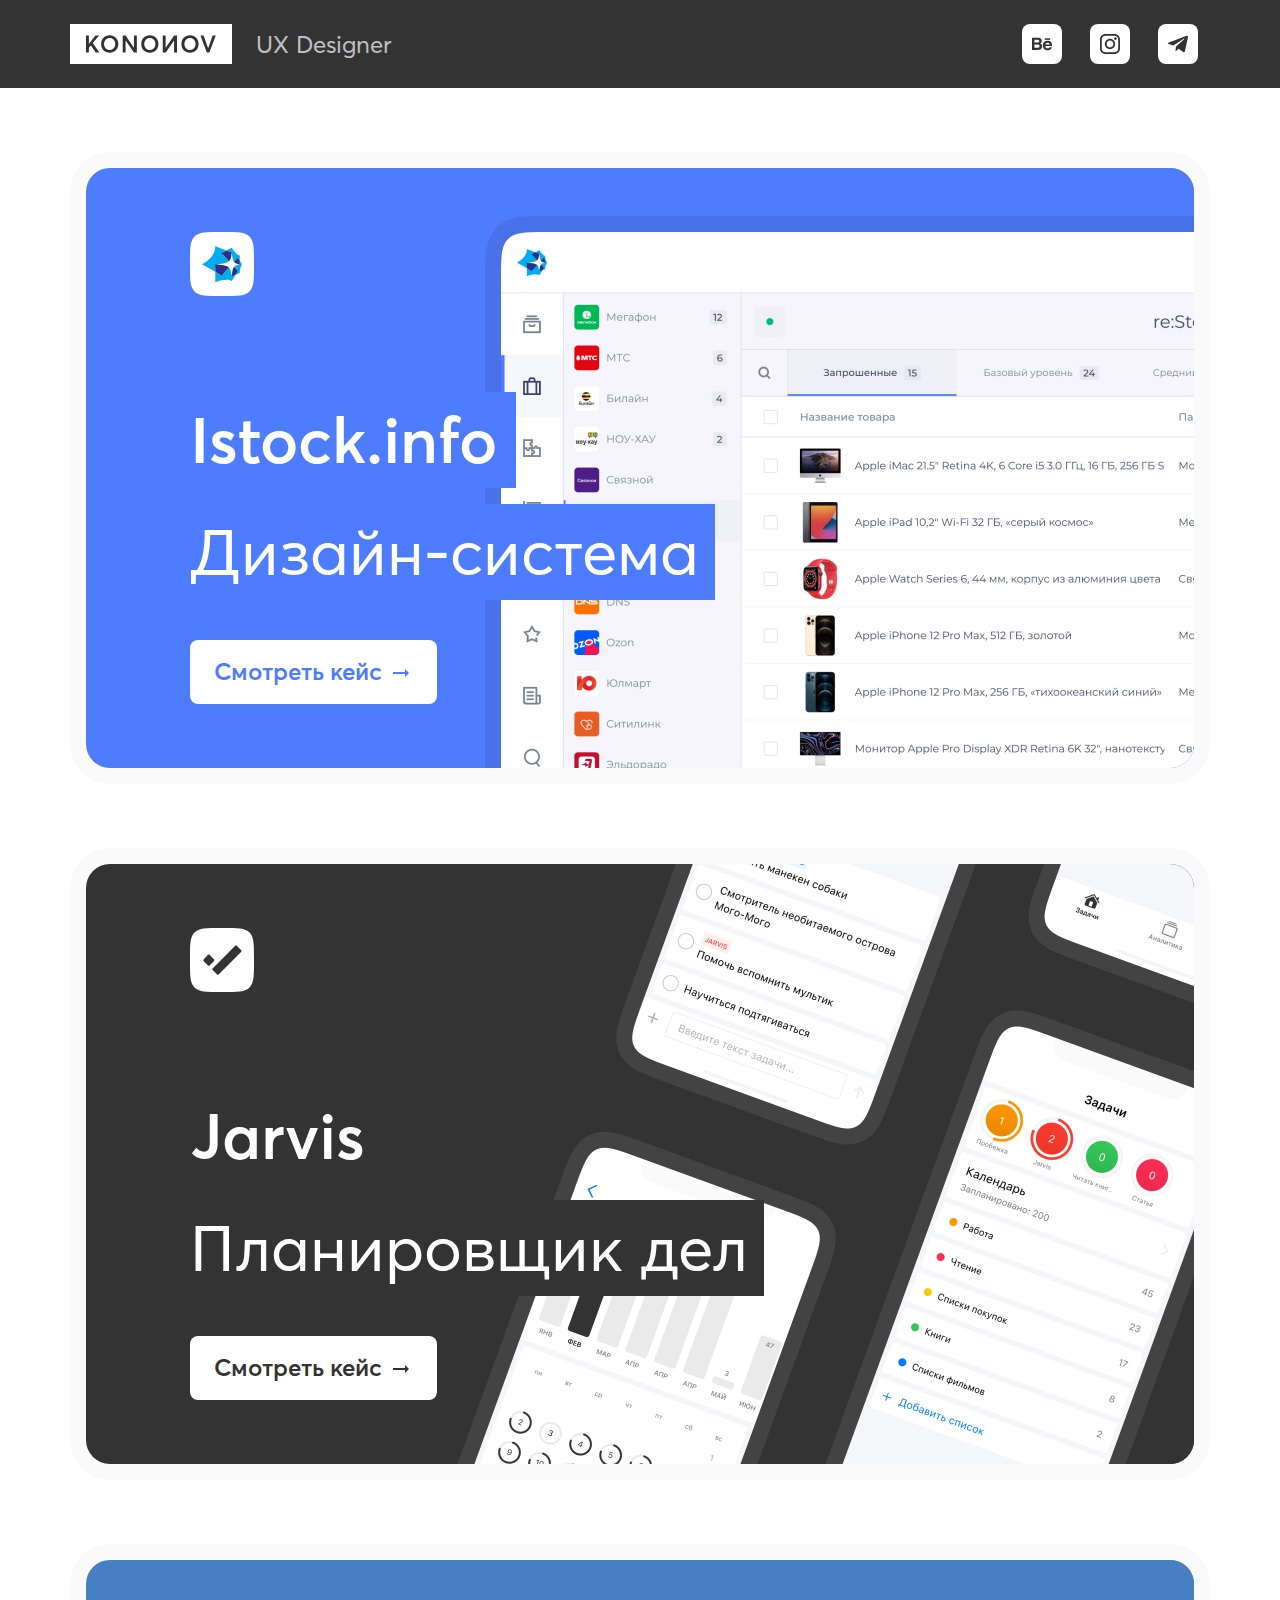
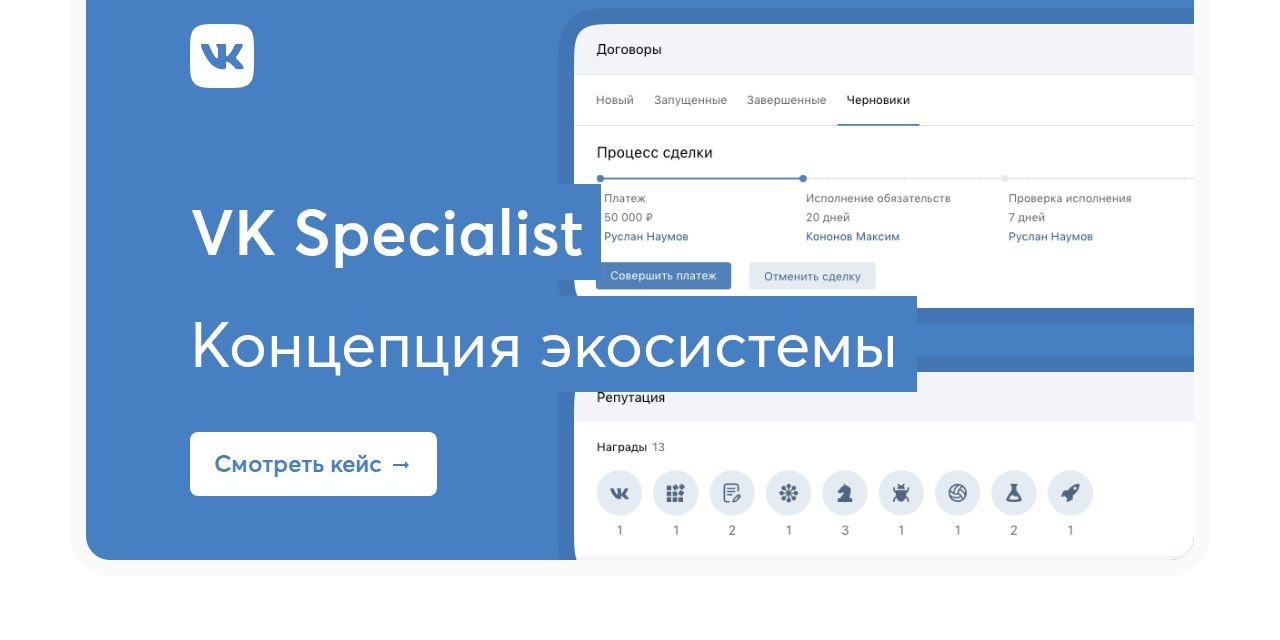
<file: index.html>
<!DOCTYPE html>
<html lang="ru">

<head>
	<meta charset="UTF-8">
	<title>Kononov Max | UX Designer</title>
	<meta name="description" content="Меня зовут Кононов Максим. Здесь вы можете посмотреть мои проекты по UX Дизайну">
	<meta http-equiv="X-UA-Compatible" content="IE=edge">
	<meta name="viewport" content="width=device-width, initial-scale=1, maximum-scale=1">

	<link rel="apple-touch-icon" sizes="152x152" href="img/favicon/apple-touch-icon.png">
	<link rel="icon" type="image/png" sizes="32x32" href="img/favicon/favicon-32x32.png">
	<link rel="icon" type="image/png" sizes="16x16" href="img/favicon/favicon-16x16.png">
	<link rel="manifest" href="img/favicon/site.webmanifest">
	<link rel="mask-icon" href="img/favicon/safari-pinned-tab.svg" color="#5bbad5">
	<meta name="msapplication-TileColor" content="#da532c">
	<meta name="theme-color" content="#ffffff">

	<link rel="stylesheet" href="css/main.css">
</head>

<body>


<!-- Header -->


<header class="header__page">
	
	<div class="header__row">
		
		<div class="header__name">
			
			<a href="index.html" class="header__logo">
				<img src="img/logo.svg" alt="KONONOV">
			</a>

			<span class="header__description">UX Designer</span>

		</div>

		<div class="header__social-block">
			
			<a href="https://www.behance.net/kononovm" target="_blank" class="header__social-bg">

				<div class="header__social">
					
					<img src="img/behance.svg" alt="Behance">

				</div>

			</a>

			<a href="https://www.instagram.com/kononov.io/" target="_blank" class="header__social-bg header__social--1">

				<div class="header__social">
					
					<img src="img/instagram.svg" alt="Instagram">

				</div>

			</a>

			<a href="https://telegram.me/kononovm" target="_blank" class="header__social-bg header__social--1">

				<div class="header__social">
					
					<img src="img/telegram.svg" alt="Telegram">

				</div>

			</a>

		</div>

	</div>

</header>


<!-- Istock -->


<section class="poster__page istock__page">

	<div class="poster__border">
		
		<div class="poster__row istock__row">
			
			<div class="poster__logo istock__logo">
				
				<img src="img/istock.svg" alt="Istock">

			</div>

			<h2 class="poster__name istock__name">Istock.info</h2>

			<p class="poster__description istock__description">Дизайн-система</p>

			<a href="istock.html" class="poster__btn istock__btn">Смотреть кейс</a>

		</div>

	</div>

</section>


<!-- Jarvis -->


<section class="poster__page">

	<div class="poster__border">
	
		<div class="poster__row jarvis__row">
			
			<div class="poster__logo jarvis__logo">
				
				<img src="img/jarvis.svg" alt="Jarvis">

			</div>

			<h2 class="poster__name jarvis__name">Jarvis</h2>

			<p class="poster__description jarvis__description">Планировщик дел</p>

			<a href="https://www.behance.net/gallery/111677081/Jarvis-Planner-IOS-App" target="_blank" class="poster__btn jarvis__btn">Смотреть кейс</a>

		</div>

	</div>

</section>


<!-- VK -->


<section class="poster__page">

	<div class="poster__border">
	
		<div class="poster__row vk__row">
			
			<div class="poster__logo vk__logo">
				
				<img src="img/vk.svg" alt="Вконтакте">

			</div>

			<h2 class="poster__name vk__name">VK Specialist</h2>

			<p class="poster__description vk__description">Концепция экосистемы</p>

			<a href="https://www.behance.net/gallery/86490479/vkontakte-dlja-specialistov" target="_blank" class="poster__btn vk__btn">Смотреть кейс</a>

		</div>

	</div>

</section>


</body>


<!-- Yandex.Metrika counter -->
<script type="text/javascript" >
   (function(m,e,t,r,i,k,a){m[i]=m[i]||function(){(m[i].a=m[i].a||[]).push(arguments)};
   m[i].l=1*new Date();k=e.createElement(t),a=e.getElementsByTagName(t)[0],k.async=1,k.src=r,a.parentNode.insertBefore(k,a)})
   (window, document, "script", "https://mc.yandex.ru/metrika/tag.js", "ym");

   ym(73782382, "init", {
        clickmap:true,
        trackLinks:true,
        accurateTrackBounce:true,
        webvisor:true
   });
</script>
<noscript><div><img src="https://mc.yandex.ru/watch/73782382" style="position:absolute; left:-9999px;" alt="" /></div></noscript>
<!-- /Yandex.Metrika counter -->


</html>
</file>
<file: css/main.css>
/* System */


@font-face {
	font-family: 'Averta';
	src: url(../fonts/Averta_Regular.otf) format("opentype");
	font-weight: normal;
	font-style: normal;
}

@font-face {
	font-family: 'Averta';
	src: url(../fonts/Averta_SemiBold.otf) format("opentype");
	font-weight: 600;
	font-style: normal;
}

* {
	box-sizing: border-box;
	padding: 0;
	margin: 0;
}

body {
	position: relative;
	overflow-x: hidden;
	background: #fff;
	min-width: 1200px;
	font-family: "Averta";
}

img {
  max-width: 100%;
}

a {
	text-decoration: none;
}


/* Header */


.header__page {

	background: #333;
	height: 88px;
	margin-bottom: 64px;
	z-index: 2;

}

.header__row {

	width: 1140px;
	height: 100%;
	margin: 0 auto;
	display: flex;
	justify-content: space-between;
	align-items: center;

}

.header__name {

	display: flex;
	align-items: center;

}

.header__logo {

	width: 162px;
	height: 40px;
	margin-right: 24px;

}

.header__description {

	font-size: 24px;
	color: rgba(255,255,255, .7);

}

.header__social-block {

	display: flex;

}

.header__social-bg {

	padding: 12px;
	width: 64px;
	height: 64px;
	border-radius: 16px;
	transition: .4s;
	margin-left: 4px;

}

.header__social-bg:hover {

	background: #434343;

}

.header__social {

	padding: 10px;
	background: #fff;
	width: 40px;
	height: 40px;
	border-radius: 8px;

}


/* Poster */


.poster__border {

	width: 1140px;
	height: 632px;
	margin: 0 auto 64px auto;
	background: rgba(0,0,0, .02);
	padding: 16px;
	border-radius: 40px;
	transition: .4s;

}

.poster__row {

	position: relative;
	width: 1108px;
	height: 600px;
	border-radius: 24px;
	padding: 64px 104px;

}

.poster__logo {

	position: relative;
	height: 64px;
	height: 64px;
	margin-bottom: 96px;

}

.poster__name {

	position: relative;
	line-height: 96px;
	font-size: 64px;
	color: #fff;
	font-weight: 600;
	margin-bottom: 16px;

}

.poster__description {

	position: relative;
	line-height: 96px;
	font-size: 64px;
	color: #fff;
	font-weight: 400;
	margin-bottom: 40px;

}

.poster__btn {

	position: relative;
	display: block;
	height: 64px;
	width: 247px;
	background: #fff;
	font-size: 24px;
	font-weight: 600;
	line-height: 100%;
	border-radius: 8px;
	padding: 20px 52px 20px 24px;

}

.poster__btn:before {

	content: "";
	position: absolute;
	width: 24px;
	height: 24px;
	top: 20px;
	right: 24px;
	transition: .3s;

}

.poster__btn:hover:before {

	right: 16px;

}


/* Istock */


.istock__page {

	margin-top: 64px;

}

.istock__row {

	background: #4D7CFE;

}

.istock__row:before {

	content: '';
	position: absolute;
	right: 0;
	top: 0;
	width: 709px;
	height: 600px;
	background-image: url('../img/istock_poster.jpg');
	background-size: contain;
	border-radius: 0 24px 24px 0;

}

.istock__name {

	background: #4D7CFE;
	width: 326px;

}

.istock__description {

	background: #4D7CFE;
	width: 525px;

}

.istock__btn {

	color: #4D7CFE;

}

.istock__btn:before {

	background-image: url('../img/istock_arrow.svg');
	background-size: contain;

}


/* Jarvis */


.jarvis__row {

	background: #333;

}

.jarvis__row:before {

	content: '';
	position: absolute;
	right: 0;
	top: 0;
	width: 737px;
	height: 600px;
	background-image: url('../img/jarvis_poster.jpg');
	background-size: contain;
	border-radius: 0 24px 24px 0;

}

.jarvis__name {

	background: #333;
	width: 192px;

}

.jarvis__description {

	background: #333;
	width: 574px;

}

.jarvis__btn {

	color: #333;

}


.jarvis__btn:before {

	background-image: url('../img/jarvis_arrow.svg');
	background-size: contain;

}


/* VK */


.vk__row {

	background: #467FC2;

}

.vk__row:before {

	content: '';
	position: absolute;
	right: 0;
	top: 0;
	width: 636px;
	height: 600px;
	background-image: url('../img/vk_poster.jpg');
	background-size: contain;
	border-radius: 0 24px 24px 0;

}

.vk__name {

	background: #467FC2;
	width: 411px;

}

.vk__description {

	background: #467FC2;
	width: 727px;

}

.vk__btn {

	color: #467FC2;

}

.vk__btn:before {

	background-image: url('../img/vk_arrow.svg');
	background-size: contain;

}
</file>
